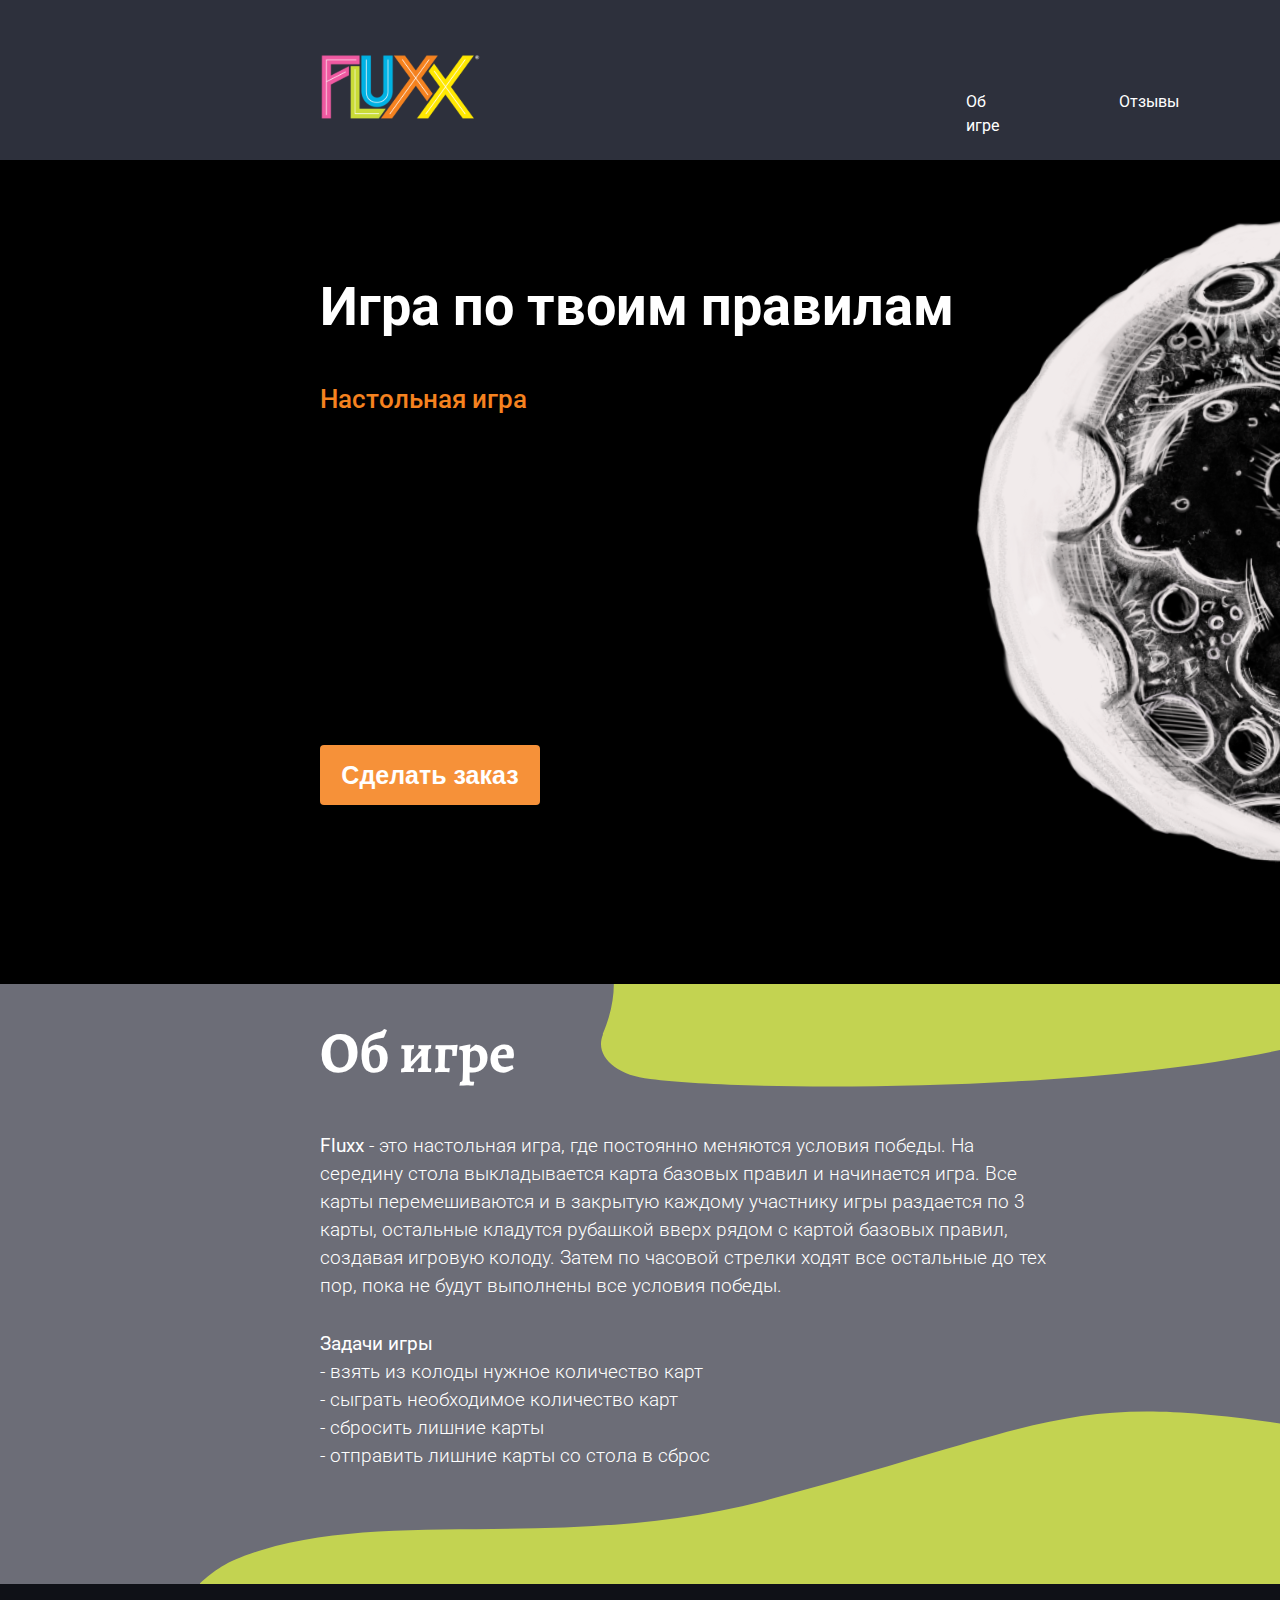
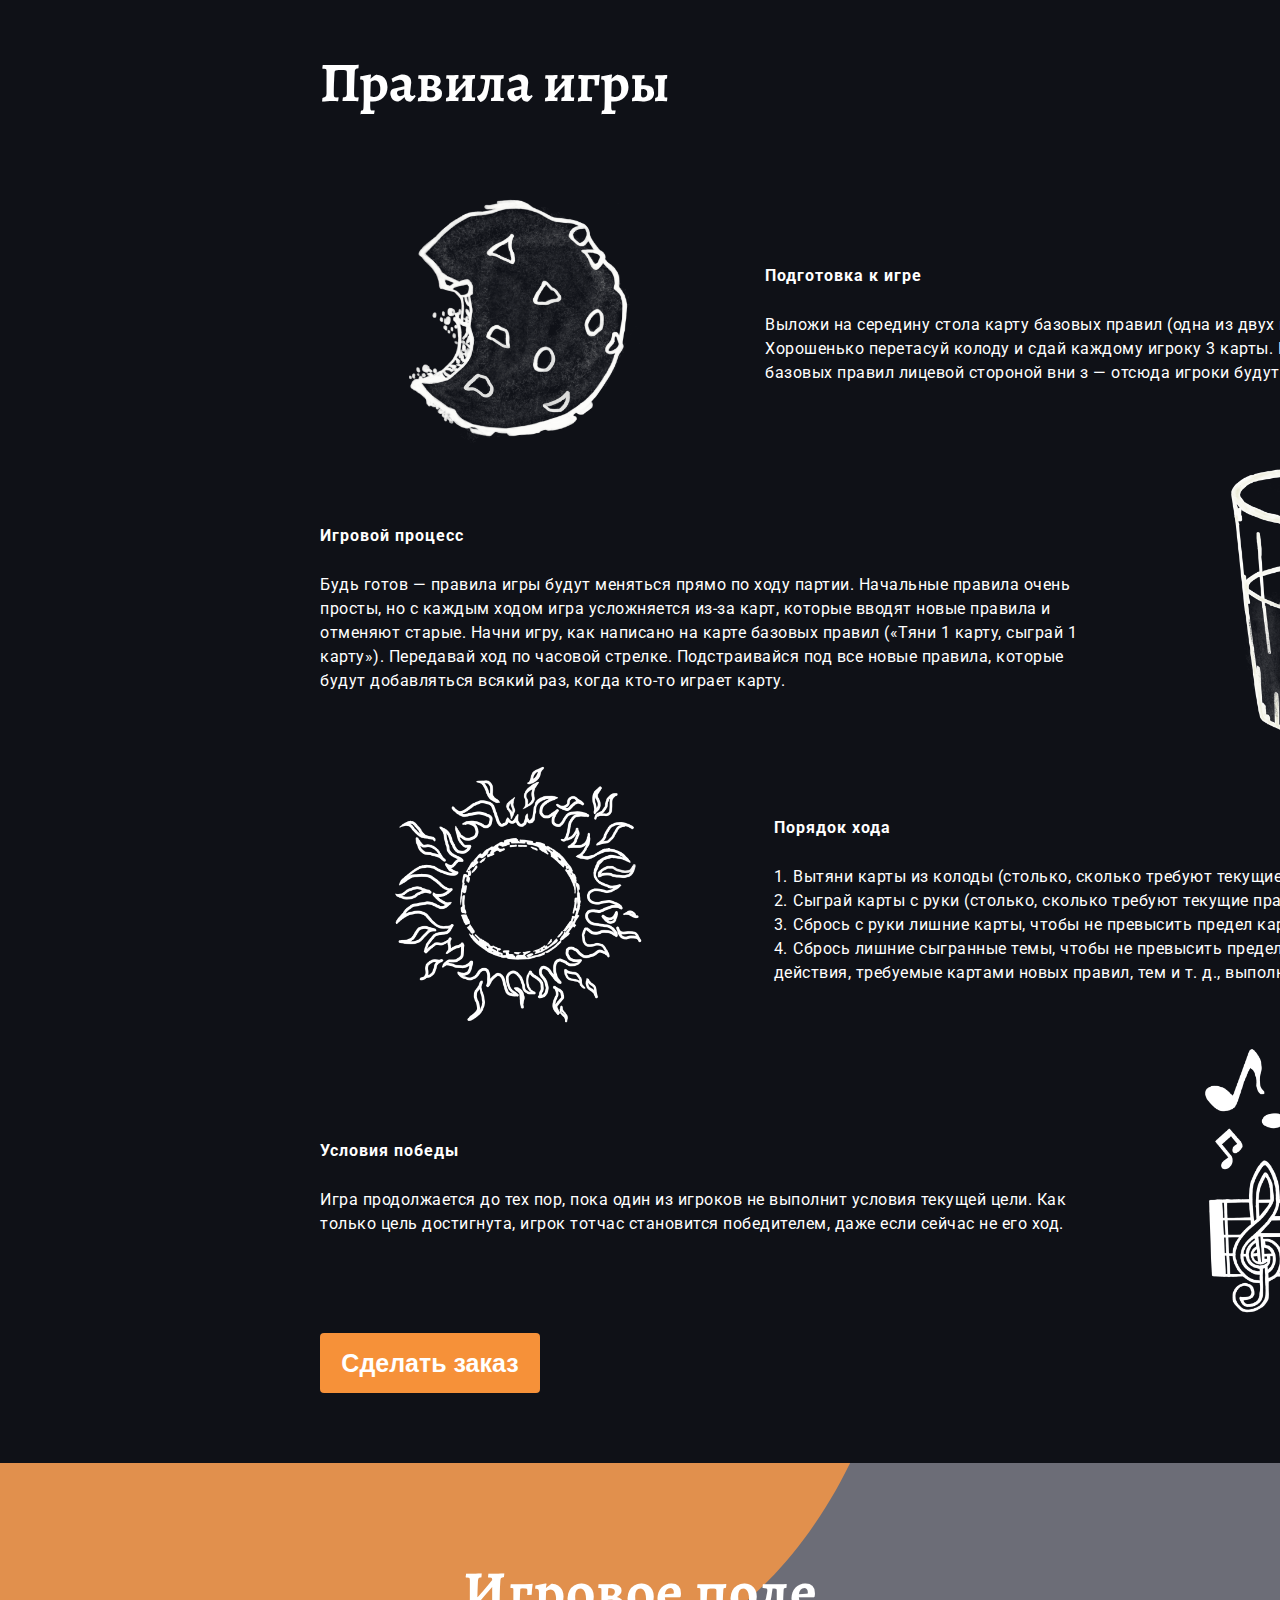
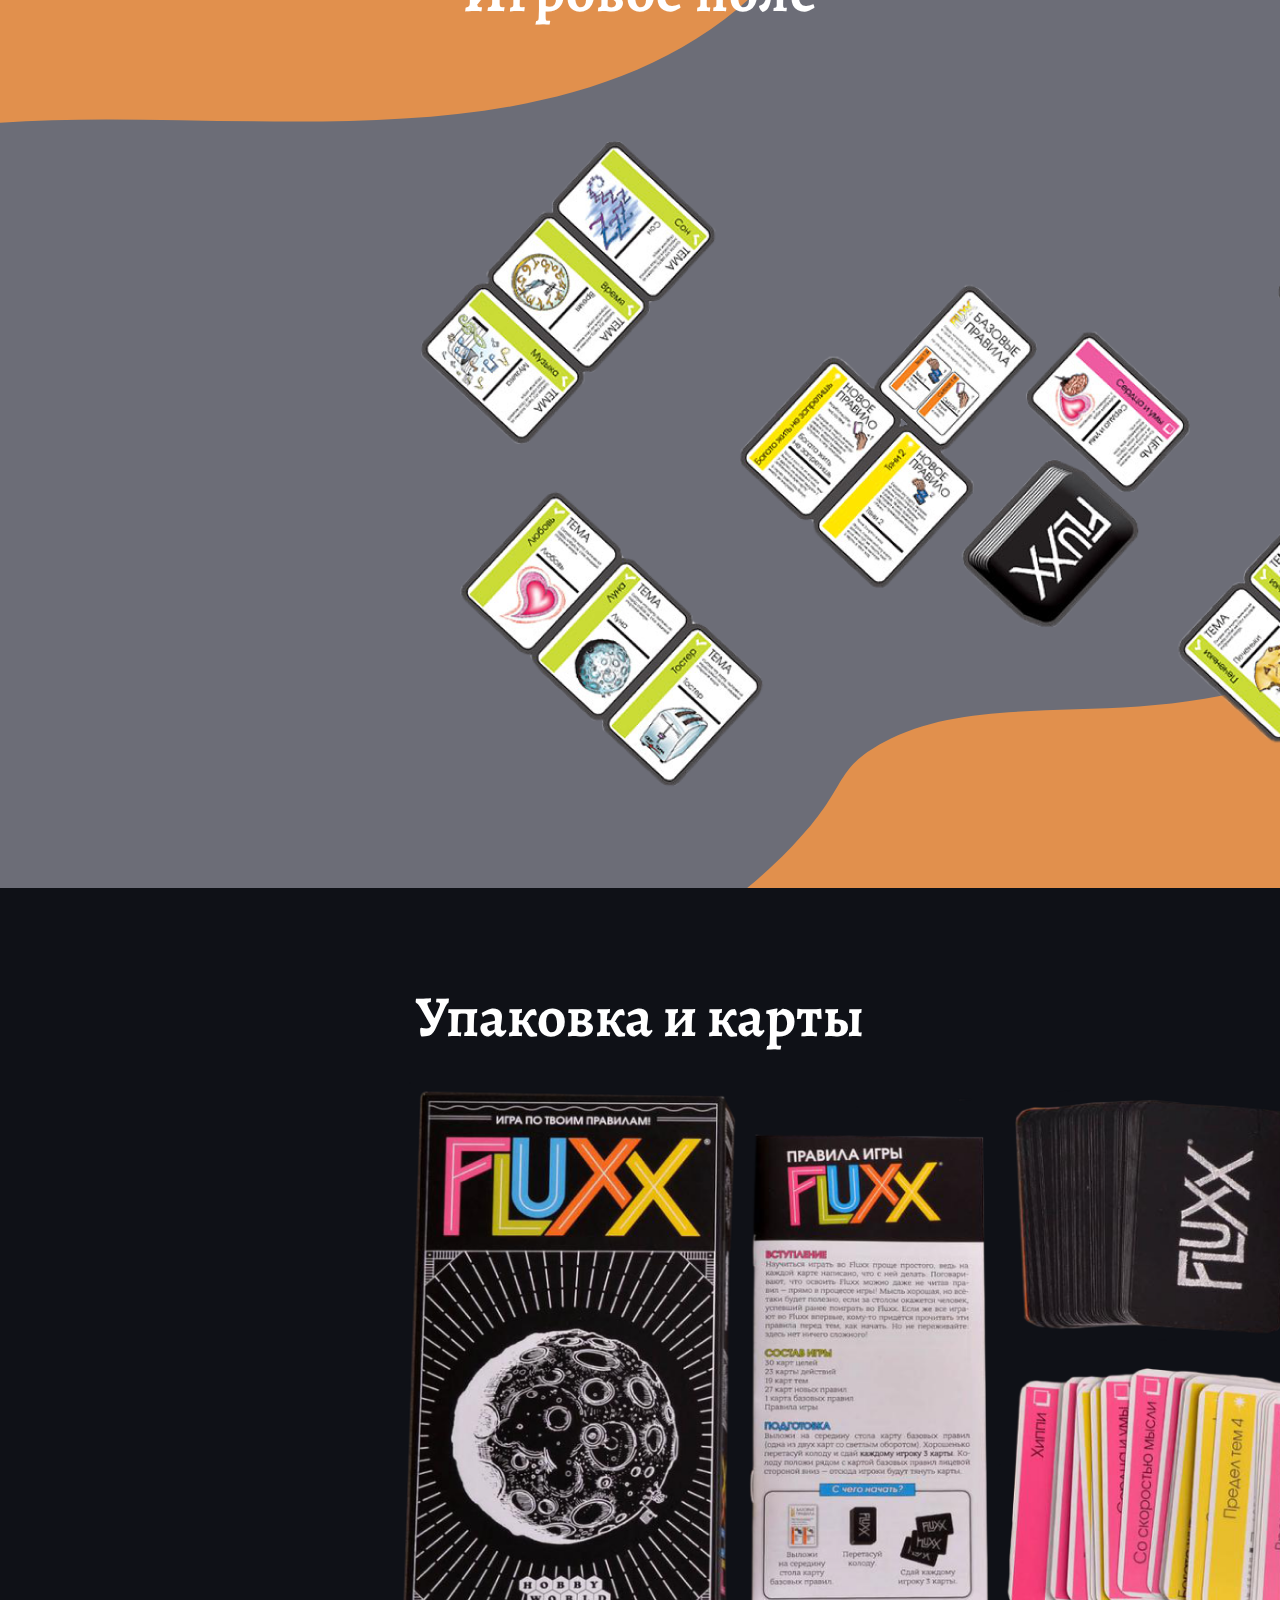
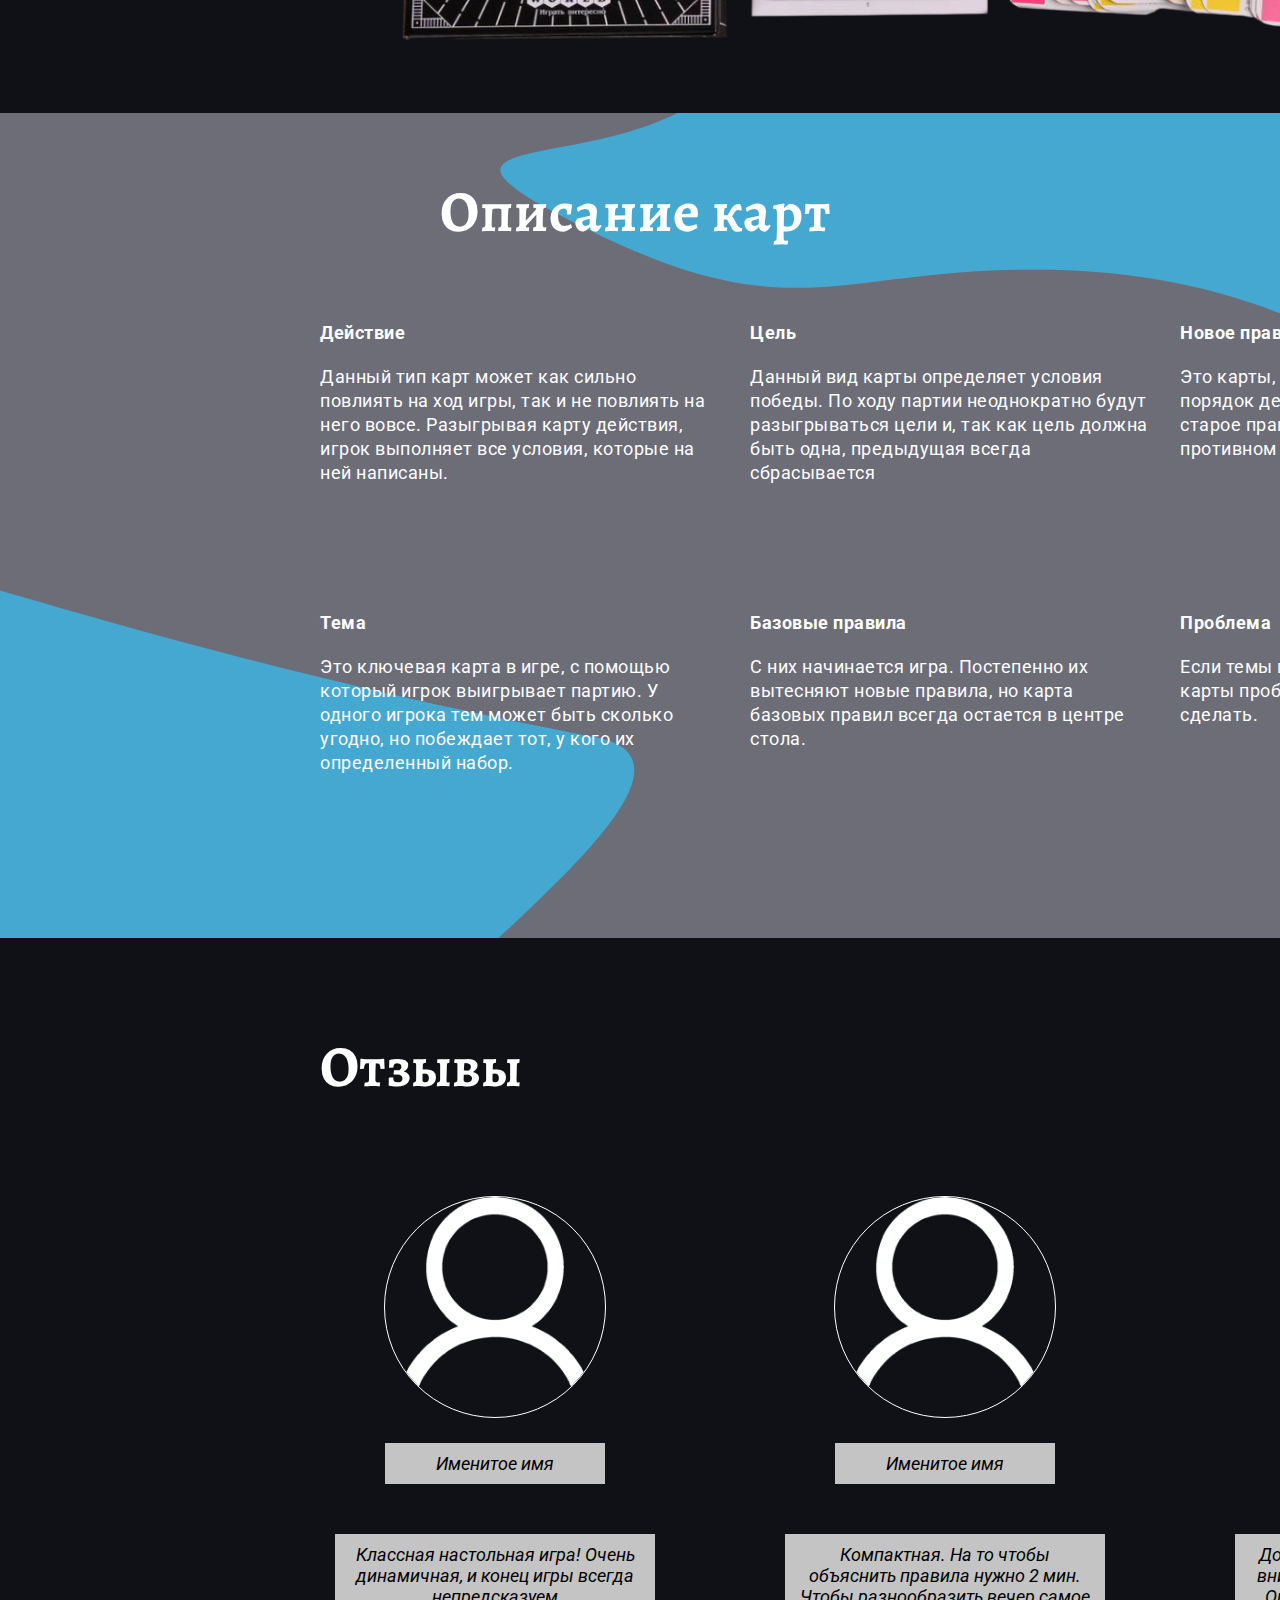
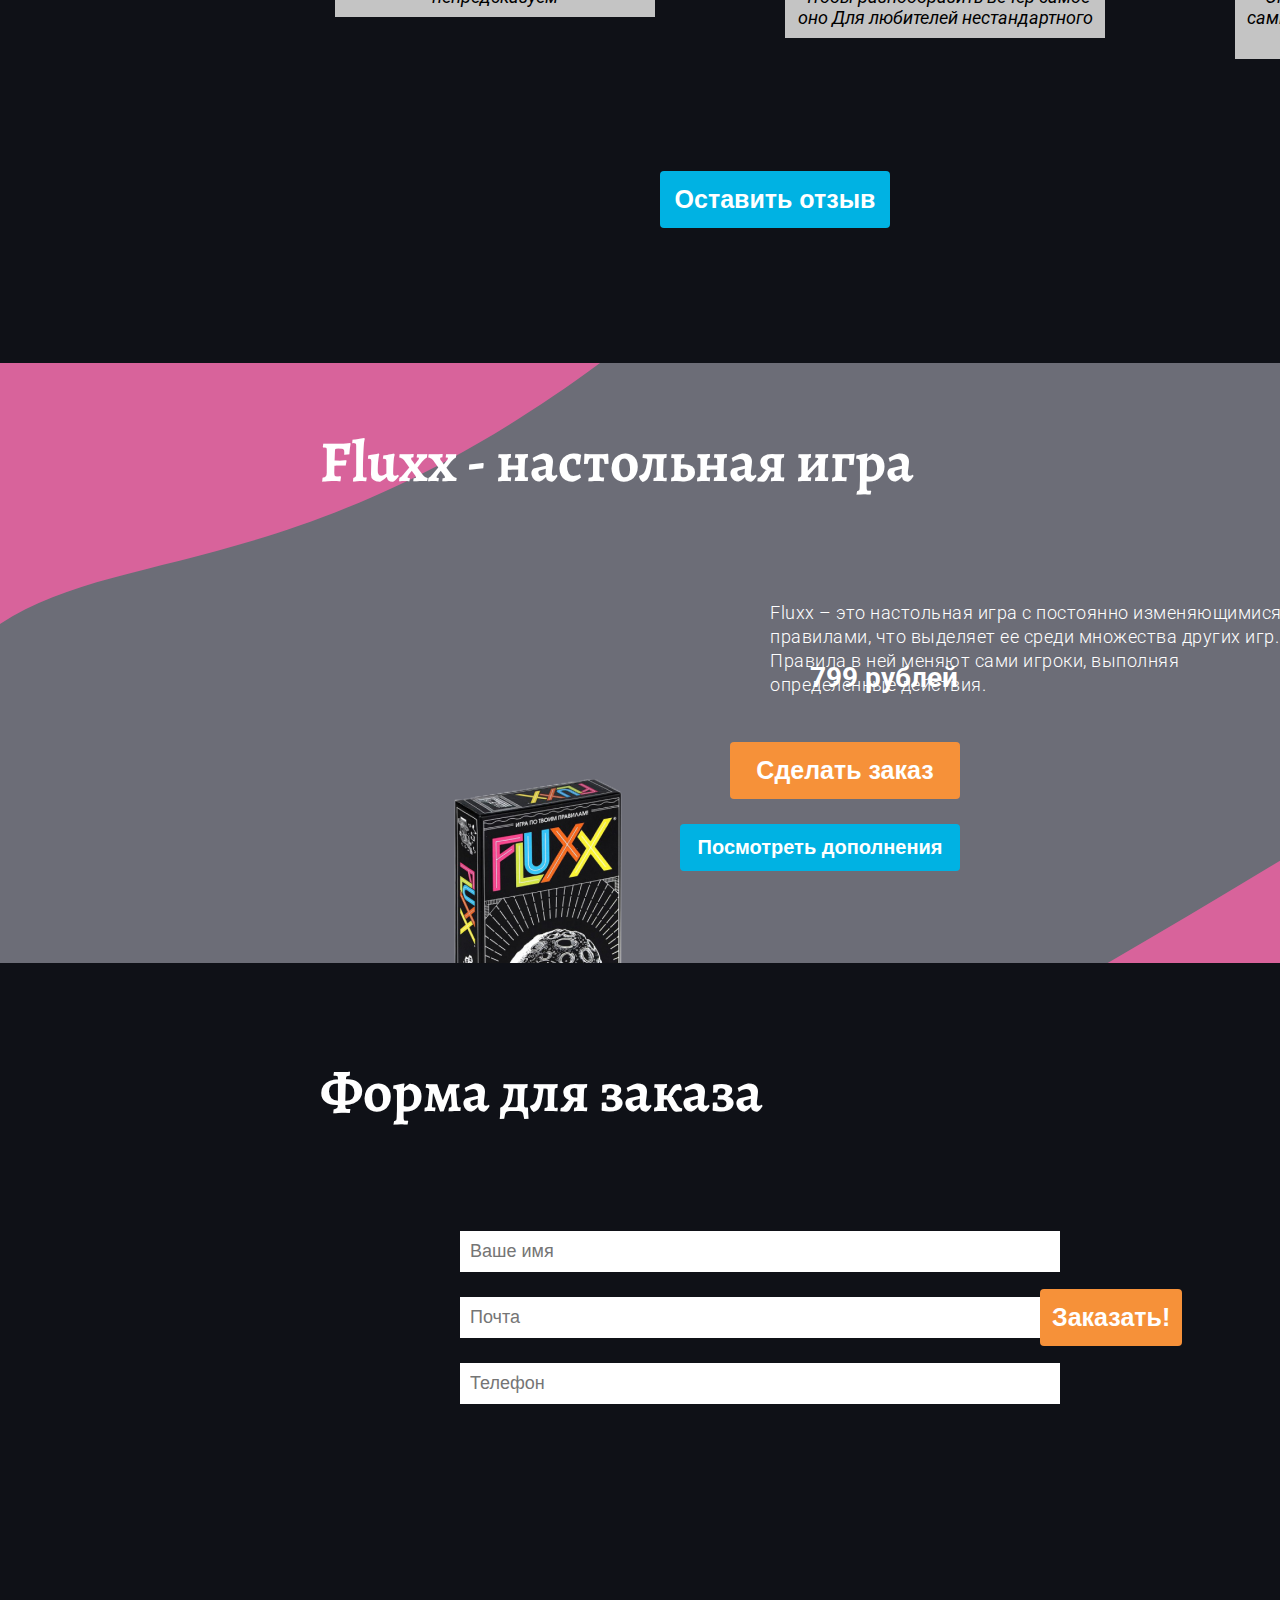
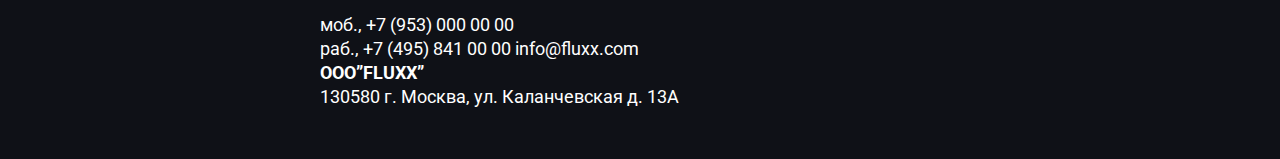
<file: index.html>
<!DOCTYPE html>
<html lang="en">
<head>
    <meta charset="UTF-8">
    <meta name="viewport" content="width=device-width, initial-scale=1.0">
    <title>FLUXX board game</title>
    <link rel="icon" type="svg" href="/images/big_logo.svg">

    <link rel="preconnect" href="https://fonts.googleapis.com">
    <link rel="preconnect" href="https://fonts.gstatic.com" crossorigin>
    <link href="https://fonts.googleapis.com/css2?family=Roboto:ital,wght@0,100;0,300;0,400;0,500;0,700;0,900;1,100;1,300;1,400;1,500;1,700;1,900&display=swap" rel="stylesheet">
    <link href="https://fonts.googleapis.com/css2?family=Alegreya:ital,wght@0,400..900;1,400..900&family=Roboto:ital,wght@0,100;0,300;0,400;0,500;0,700;0,900;1,100;1,300;1,400;1,500;1,700;1,900&display=swap" rel="stylesheet">

    <link rel="stylesheet" href="./styles/styles.css">
    <script src="./scripts/scripts.js"></script>
</head>
<body>

    <div class="wrapper">

        <header>

            <a href="#">
                <img class="big_logo" src="images/big_logo.svg" alt="big logo">
            </a>  
    
            <nav>
    
                <ul>
        
                    <li href="#about_game" onclick="onLinkClickAGame(event)">Об игре</li>
                    <li href="#reviews" onclick="onLinkClickReviews(event)">Отзывы</li>
                    <li href="#contacts" onclick="onLinkClickContacts(event)">Контакты</li>
            
                </ul>
    
            </nav>
    
        </header>
    
        <main>
    
            <div class="start-block">
                <img class="moon-pic" src="images/main/moon.png" alt="moon">
                <h1>Игра по твоим правилам</h1>
                <h4>Настольная игра</h4>
        
                <button class="order_button" id="#order" onclick="onLinkClickButton(event)">Сделать заказ</button>
        
            </div>
        
            <div class="about_game">

                <h1>Об игре</h1>

                <h4>
                    <b>Fluxx</b> - это настольная игра, где постоянно меняются условия победы.  
                    На середину стола выкладывается карта базовых правил и начинается игра. 
                    Все карты перемешиваются и в закрытую каждому участнику игры раздается по 3 карты,
                    остальные кладутся рубашкой вверх рядом с картой базовых правил, создавая игровую колоду.
                    Затем по часовой стрелки ходят все остальные до тех пор, 
                    пока не будут выполнены все условия победы.      
                </h4>

                <div class="game_tasks">

                    <b>Задачи игры</b>
                    <p>- взять из колоды нужное количество карт<br/>
                    - сыграть необходимое количество карт<br/>
                    - сбросить лишние карты<br/>
                    - отправить лишние карты со стола в сброс<br/></p>

                </div>

                <div class="about_game_prop">

                    <ul>
                        <li>
                            <img class="age_prop_img" src="images/about/age.svg" alt="age">
                            <b>8 лет</b>
                        </li>

                        <li>
                            <img class="group_prop_img" src="images/about/group.svg" alt="group">
                            <b>от 2 - 6 игроков</b>
                        </li>

                        <li>
                            <img class="time_prop_img" src="images/about/time.svg" alt="time">
                            <b>от 5 - 30 минут</b> 
                        </li>

                    </ul>
        
                </div>

                <img class="about_game_vector-top" src="images/about/vector2.svg" alt="">
                <img class="about_game_vector-bottom" src="images/about/vector.svg" alt="">

            </div>
        
            <div class="game_rules">
        
                <h1>Правила игры</h1>

                <ul>

                    <li>
                        <img class="forbegin_pic" src="images/rules/forbegin.png" alt="for begin">
                        <div class="rules_block_text">
                            <h3>Подготовка к игре</h3>
                            <p>
                                Выложи на середину стола карту базовых правил (одна из двух карт со светлым оборотом). 
                                Хорошенько перетасуй колоду и сдай каждому игроку 3 карты. 
                                Колоду положи рядом с картой базовых правил лицевой стороной вни з — отсюда игроки будут тянуть карты.
                            </p>
                        </div>
                    </li>
                    <li>
                        <div class="rules_block_text">
                            <h3>Игровой процесс</h3>
                            <p>
                                Будь готов — правила игры будут меняться прямо по ходу партии. Начальные правила очень просты, 
                                но с каждым ходом игра усложняется из-за карт, которые вводят новые правила и отменяют старые. 
                                Начни игру, как написано на карте базовых правил («Тяни 1 карту, сыграй 1 карту»). 
                                Передавай ход по часовой стрелке. Подстраивайся под все новые правила, которые будут добавляться всякий раз, 
                                когда кто-то играет карту.
                            </p>
                        </div>
                        <img class="gameprocess_pic" src="images/rules/gameprocess.png" alt="game process">
                    </li>
                    <li>
                        <img class="steps_pic" src="images/rules/steps.png" alt="steps">
                        <div class="rules_block_text">
                            <h3>Порядок хода</h3>
                            <p>
                                1. Вытяни карты из колоды (столько, сколько требуют текущие правила).<br/>
                                2. Сыграй карты с руки (столько, сколько требуют текущие правила). <br/>
                                3. Сбрось с руки лишние карты, чтобы не превысить предел карт на руке (если есть).<br/>
                                4. Сбрось лишние сыгранные темы, чтобы не превысить предел тем (если есть). 
                                Дополнительные действия, требуемые картами новых правил, тем и т. д., выполняются в разные моменты хода.
                            </p>
                        </div>
                    </li>
                    <li>
                        <div class="rules_block_text">
                            <h3>Условия победы</h3>
                            <p>
                                Игра продолжается до тех пор, пока один из игроков не выполнит условия текущей цели. 
                                Как только цель достигнута, игрок тотчас становится победителем, даже если сейчас не его ход.
                            </p>
                        </div>
                        <img class="towin_pic" src="images/rules/towin.png" alt="to win">
                    </li>

                </ul>
        
                <button id="#order" class="order_button_rules" onclick="onLinkClickButton(event)">Сделать заказ</button>
        
            </div>
        
            <div class="game_table">
        
                <h1>Игровое поле</h1>

                <img class="table_vector_top" src="images/table/vector1.svg" alt="vector table">
                <img class="table_vector_bottom" src="images/table/vector2.svg" alt="vector table 2">
                <img class="table_fluxx_pic" src="images/table/tablefluxx.png" alt="fluxx table">
        
            </div>
        
            <div class="game_package">
        
                <h1>Упаковка и карты</h1>

                <img class="package_pic" src="images/package/package.png" alt="package">
        
            </div>
        
            <div class="cards_description">
        
                <h1>Описание карт</h1>
        
                <div class="cards">
                    <div class="card">
                        <h4>Действие</h4>
                        <p class="description">
                            Данный тип карт может как сильно повлиять на ход игры, так и не повлиять на него вовсе. Разыгрывая карту действия, игрок выполняет все условия, которые на ней написаны.
                        </p>
                    </div>
        
                    <div class="card">
                        <h4>Цель</h4>
                        <p class="description">
                            Данный вид карты определяет условия победы. По ходу партии неоднократно будут разыгрываться цели и, так как цель должна быть одна, предыдущая всегда сбрасывается
                        </p>
                    </div>
        
                    <div class="card">
                        <h4>Новое правило</h4>
                        <p class="description">
                            Это карты, которые определяют новый порядок действий игрока. Главное, чтобы старое правило не противоречило новому, в противном случае оно уходит в сброс.
                        </p>
                    </div>
        
                    <div class="card">
                        <h4>Тема</h4>
                        <p class="description">
                            Это ключевая карта в игре, с помощью который игрок выигрывает партию. У одного игрока тем может быть сколько угодно, но побеждает тот, у кого их определенный набор.
                    </div>
        
                    <div class="card">
                        <h4>Базовые правила</h4>
                        <p class="description">
                            С них начинается игра. Постепенно их вытесняют новые правила, но карта базовых правил всегда остается в центре стола.
                        </p>
                    </div>
        
                    <div class="card">
                        <h4>Проблема</h4>
                        <p class="description">
                            Если темы помогают игроку выиграть, то карты проблемы наоборот, мешают ему это сделать.
                        </p>
                    </div>
                </div>

                <img class="description_vector_top" src="images/description/vector1.svg" alt="vector1_des">
                <img class="description_vector_bottom" src="images/description/vector2.svg" alt="vector2_des">
        
            </div>
        
            <div class="reviews">

                <h1>Отзывы</h1>

                <div class="cards_review">

                    <div class="review_card">
                        <img class="review_photo" src="images/reviews/person.png" alt="person">
                        <p class="rev_name">Именитое имя</p>
                        <p class="rev">
                            Классная настольная игра!
                            Очень динамичная, и конец игры всегда непредсказуем 
                        </p>
                    </div>

                    <div class="review_card">
                        <img class="review_photo" src="images/reviews/person.png" alt="person">
                        <p class="rev_name">Именитое имя</p>
                        <p class="rev">
                            Компактная. На то чтобы объяснить правила нужно 2 мин.
                            Чтобы разнообразить вечер самое оно
                            Для любителей нестандартного 
                        </p>
                    </div>
                    
                    <div class="review_card">
                        <img class="review_photo" src="images/reviews/person.png" alt="person">
                        <p class="rev_name">Именитое имя</p>
                        <p class="rev">
                            Довольно легка в освоении, если внимательно прочитать правила.
                            Опять же правила написаны на самих картах. Удобно брать с собой в гости
                        </p>
                    </div>

                </div>

                <button class="add_review_button">Оставить отзыв</button>
        
            </div>
        
            <div class="fluxx_game">
        
                <h1>Fluxx - настольная игра</h1>

                <p>
                    Fluxx – это настольная игра с постоянно изменяющимися правилами, что выделяет ее среди множества других игр. 
                    Правила в ней меняют сами игроки, выполняя определенные действия. 
                </p>
        
                <div class="right_block">
    
                    <b>799 рублей</b>
            
                    <button class="game_order_button" id="#order" onclick="onLinkClickButton(event)">Сделать заказ</button>
    
                    <form action="additions.html" target="_blank">
                        <button class="addons_button">Посмотреть дополнения</button>
                    </form>

                </div>

                <img class="game_pack_pic" src="images/fluxxgame/pack.png" alt="game pack">
                <img class="game_vector_top" src="images/fluxxgame/vector1.svg" alt="">
                <img class="game_vector_bottom" src="images/fluxxgame/vector2.svg" alt="">
        
            </div>
        
            <div class="order_form">
        
                <h1>Форма для заказа</h1>

                <div class="order_input_case">

                    <form class="order_input_form">
                        <input class="input" type="text" placeholder="Ваше имя">
                        <input class="input" type="email" placeholder="Почта">
                        <input class="input" type="tel" placeholder="Телефон">
                    </form>
    
                    <button class="order_form_button">Заказать!</button>
            
                </div>
            </div>
    
        </main>
    
        <footer>
    
            <div class="contacts_block">

                <p class="contacts">
                    моб., +7 (953) 000 00 00<br/>   
                    раб., +7 (495) 841 00 00    info@fluxx.com
                </p>
                <p class="company">
                    <b>ООО”FLUXX”</b> <br/>  
                    130580  г. Москва, ул. Каланчевская д. 13А 
                </p>

            </div>
    
        </footer>

    </div>

</body>
</html>
</file>
<file: styles/styles.css>
* {
    margin: 0;
    padding: 0;
}


body{
    width: 100%;
    height: 100%;
    background-color: #0F1117;
}

.wrapper {
    position: relative;
    font-family: "Roboto";
    font-style: normal;
    color: #fff;
}

header {
    position: relative;
    display: flex;
    width: 100%;
    height: 160px;
    box-sizing: border-box;
    padding-left: 320px;
    padding-right: 320px;
    padding-top: 55px;
    background: #2D303C;
    z-index: 500;
}

header .big_logo{

    position: relative;
    display: inline-block;
    width: 161px;
    height: 65px;
}

header nav {

    position: relative;
    display: inline-block;
    height: 25px;
    margin-top: 35px;
    margin-left: 485px;
}

header nav ul {

    position: relative;
    display: flex;
    width: auto;
    column-gap: 120px;
}

header nav ul li {

    position: relative;
    display: inline-block;
    width: auto;
    list-style: none;
    font-weight: 400;
    font-size: 16px;
    line-height: 24px;
    cursor: pointer;
}

main {
    position: relative;  
}

main .start-block {
    position: relative;
    width: auto;
    height: 824px;
    box-sizing: border-box;
    padding-left: 320px;
    padding-right: 320px;
    background: #000000;
}

main .start-block .moon-pic {
    position: absolute;
    width: 672px;
    height: 660px;
    margin-top: 50px;
    margin-left: 650px;
    transform: rotate(1.09deg);
    pointer-events: none;
}
        
main .start-block h1 {
    position: relative;
    width: auto;
    height: 54px;
    font-weight: 700;
    font-size: 54px;
    line-height: 54px;
    top: 120px;
}
        
main .start-block h4 {
    position: relative;
    width: 219px;
    height: 51px;
    font-weight: 500;
    font-size: 26px;
    line-height: 30px;
    color: #F5821F;
    top: 170px;
}
    
main .start-block .order_button {
    position: relative;
    width: 220px;
    height: 60px;
    top: 480px;
    font-weight: 700;
    font-size: 25px;
    padding: 8px 12px;
    border: none;
    background: #F69139;
    color: #fff;
    border-radius: 4px;
    cursor: pointer;
    transition: .3s;
}

main .start-block .order_button:hover {
    background-color: #f639a1;
}

main .about_game {

    position: relative;
    width: auto;
    height: 600px;
    padding-left: 320px;
    padding-right: 320px;
    background: #6C6D77;
    box-sizing: border-box;
    overflow: hidden;
}

main .about_game h1 {

    position: relative;
    width: 240px;
    height: 58px;
    margin-top: 40px;
    font-family: 'Alegreya';
    font-weight: 700;
    font-size: 58px;
    line-height: 58px;
}

main .about_game h4 {

    position: relative;
    width: 735px;
    height: auto;
    margin-top: 50px;
    font-weight: 300;
    font-size: 19px;
    line-height: 28px;
}

main .about_game .game_tasks{

    position: relative;
    width: 390px;
    height: auto;
    margin-top: 30px;
    font-weight: 300;
    font-size: 19px;
    line-height: 28px;
}

main .about_game .about_game_prop {

    position: absolute;
    top: 0;
    margin-left: 970px;
    margin-top: 80px;
}

.about_game_prop ul {

    position: relative;
    display: flex;
    flex-direction: column;
    width: 118px;
    height: 196px;
    row-gap: 15px;
}

.about_game_prop ul li {

    position: relative;
    display: flex;
    flex-direction: row;
    width: 250px;
    column-gap: 30px;
    list-style: none;
    align-items: center;
}

.age_prop_img {

    width: 92px;
    height: 86px;
}

.group_prop_img {
    width: 96px;
    height: 96px;
}

.time_prop_img {
    width: 90px;
    height: 85px;
}

.about_game_vector-top {

    position: absolute;
    width: 1356px;
    height: 762px;
    left: 500px;
    bottom: 500px;
    transform: rotate(-2deg);
}

.about_game_vector-bottom {

    position: absolute;
    width: 1263px;
    height: 799px;
    left: 200px;
    top: 410px;
}


main .game_rules {

    position: relative;
    width: 100%;
    height: auto;
    padding-left: 320px;
    padding-right: 320px;
    padding-bottom: 70px;
    box-sizing: border-box;

}

main .game_rules h1 {

    position: relative;
    width: 729px;
    height: 56px;
    font-family: 'Alegreya';
    font-weight: 700;
    font-size: 56px;
    line-height: 56px;
    top: 70px;

}

main .game_rules ul {

    position: relative;
    display: flex;
    flex-direction: column;

    margin-top: 150px;
}

main .game_rules ul li {

    position: relative;
    display: flex;
    flex-direction: row;
    align-items: center;
    
}

main .game_rules ul li .rules_block_text {
    
}

.rules_block_text h3 {

    position: relative;
    width: 200px;
    font-weight: 700;
    font-size: 16px;
    line-height: 24px;
    margin-bottom: 25px;
    letter-spacing: 1px;

}

.rules_block_text p {

    position: relative;
    font-weight: 400;
    font-size: 16px;
    line-height: 24px;
    width: 780px;
    letter-spacing: 0.5px;
}


.forbegin_pic{

    position: relative;
    width: 253px;
    height: 268px;
    padding-left: 70px;
    padding-right: 125px;
}

.gameprocess_pic{

    position: relative;
    width: 311px;
    height: 301px;
    padding-left: 70px;
}

.steps_pic {

    position: relative;
    width: 262px;
    height: 282px;
    padding-left: 70px;
    padding-right: 125px;
}

.towin_pic {

    position: relative;
    width: 260px;
    height: 292px;
    padding-left: 70px;
}

.order_button_rules {
    
    position: relative;
    width: 220px;
    height: 60px;
    padding: 8px 12px;
    font-weight: 700;
    font-size: 25px;
    border: none;
    background: #F69139;
    border-radius: 4px;
    cursor: pointer;
    color: #FFFFFF;
    transition: .3s;
    
}

.order_button_rules:hover {
    background-color: #f639a1;
}

main .game_table {

    position: relative;
    width: 100%;
    height: 1025px;
    padding-left: 320px;
    padding-right: 320px;
    box-sizing: border-box;
    background: #6C6D77;
    overflow: hidden;
}

main .game_table h1 {

    position: relative;
    width: 355px;
    top: 100px;
    margin: 0 auto;
    font-family: 'Alegreya';
    font-weight: 700;
    font-size: 58px;
    line-height: 58px;
    letter-spacing: 1px;
    z-index: 300;
}

.table_vector_top {

    position: absolute;
    width: 1818px;
    height: 1171px;
    right: 160px;
    bottom: 475px;
}

.table_vector_bottom{

    position: absolute;
    width: 1818px;
    height: 1071px;
    left: 160px;
    top: 625px;

}

.table_fluxx_pic{

    position: relative;
    width: 1090px;
    height: 646px;
    left: 100px;
    top: 220px;

}

main .game_package {

    position: relative;
    width: 100%;
    height: 825px;
    padding-left: 320px;
    padding-right: 320px;
    box-sizing: border-box;
}

main .game_package h1 {

    position: relative;
    width: 450px;
    height: 58px;
    margin: 0 auto;
    top: 100px;
    font-family: 'Alegreya';
    font-weight: 700;
    font-size: 58px;
    line-height: 58px;
}

.package_pic {

    position: relative;
    width: 1090px;
    height: 646px;
    left: 70px;
    margin-top: 100px;
}

main .cards_description {

    position: relative;
    width: 100%;
    height: 825px;
    padding-left: 320px;
    padding-right: 320px;
    box-sizing: border-box;

    background: #6C6D77;
    overflow: hidden;
}

main .cards_description h1 {

    position: relative;
    width: 400px;
    height: 58px;
    margin: 0 auto;
    top: 70px;
    font-family: 'Alegreya';
    font-weight: 700;
    font-size: 58px;
    line-height: 58px;
    letter-spacing: 1px;
    z-index: 100;
}

main .cards_description .cards {

    position: relative;
    display: grid;
    grid-template-columns: 400px 400px 400px;
    grid-template-rows: 170px 170px 170px;
    max-height: 450px;
    column-gap: 30px;
    row-gap: 120px;
    top: 150px;
    z-index: 100;
}

main .cards_description .cards .card {

    display: flex;
    flex-direction: column; 
    row-gap: 20px;
    font-size: 18px;
    letter-spacing: 0.5px;
    line-height: 24px;
}

.card h4 {
    font-weight: 700;
}

.description {

    font-weight: 400;
}

.description_vector_top {

    position: absolute;
    width: 1418px;
    height: 1071px;
    left: 500px;
    bottom: 280px;
}

.description_vector_bottom {

    position: absolute;
    width: 1618px;
    height: 1271px;
    right: 300px;
    top: 160px;
}

main .reviews {

    position: relative;
    width: 100%;
    height: 1025px;
    padding-left: 320px;
    padding-right: 320px;
    box-sizing: border-box;

}

main .reviews h1 {

    position: relative;
    width: 729px;
    height: 58px;
    top: 100px;
    font-family: 'Alegreya';
    font-weight: 700;
    font-size: 58px;
    line-height: 58px;
}

main .reviews .cards_review {

    position: relative;
    display: grid;
    grid-template-columns: 150px 150px 150px;
    grid-template-rows: 250px;
    width: 100%;
    column-gap: 300px;
    top: 150px;
}

.cards_review .review_card {

    position: relative;
    display: flex;
    flex-direction: column;
    width: 350px;
    height: 625px;
    font-weight: 400;
    font-style: italic;
    font-size: 18px;
    text-align: center;
    align-items: center;
    transition: 0.2s;

}

.review_card .review_photo{

    position: relative;
    width: 220px;
    height: 220px;
    border-radius: 50%;
    border: 1px solid #fff;
    overflow: hidden;
    margin-bottom: 25px;
    margin-top: 50px;
}

.review_card .rev_name{
    position: relative;
    width: 200px;
    background: #C4C4C4;
    padding: 10px;
    color: #000000;
    margin-bottom: 50px;
}

.review_card .rev{

    width: 300px;
    background: #C4C4C4;
    padding: 10px;
    color: #000000;

}

main .reviews .add_review_button { 

    position: relative;
    width: 230px;
    height: 57px;
    padding: 8px 12px;
    font-weight: 700;
    font-size: 25px;
    color: #fff;
    border: none;
    background: #00b2e3;
    border-radius: 4px;
    cursor: pointer;
    transition: .3s;
    float: right;
    margin-top: 525px;
    margin-right: 70px;
    
}

main .reviews .add_review_button:hover {
    background-color: #f639a1;
}

main .fluxx_game {

    position: relative;
    width: 100%;
    height: 600px;
    padding-left: 320px;
    padding-right: 320px;
    box-sizing: border-box;
    overflow: hidden;
    background: #6C6D77;

}

main .fluxx_game h1 {

    position: relative;
    width: 729px;
    height: 58px;
    top: 70px;
    font-family: 'Alegreya';
    font-weight: 700;
    font-size: 58px;
    line-height: 58px;
    z-index: 50;
}

main .fluxx_game p {

    position: relative;
    width: 520px;
    height: 143px;
    top: 180px;
    margin-left: 450px;
    font-weight: 300;
    font-size: 18px;
    line-height: 24px;
    letter-spacing: 0.5px;
    z-index: 50;
    
}

main .fluxx_game .right_block {
    position: relative;
    display: flex;
    flex-direction: column;
    top: 100px;
    float: right;
    align-items: end;
    z-index: 50;
}

main .fluxx_game b {

    position: relative;
    width: 150px;
    height: 28px;
    font-size: 28px;
    line-height: 28px;
    margin-bottom: 50px;
}

.game_order_button {

    position: relative;
    width: 230px;
    height: 57px;
    align-items: center;
    padding: 8px 12px;
    font-weight: 700;
    font-size: 25px;
    border: none;
    background: #F69139;
    color: #ffffff;
    border-radius: 4px;
    cursor: pointer;
    transition: .3s;
    margin-bottom: 25px;
}

.game_order_button:hover {
    background-color: #f639a1;
}

.addons_button{

    align-items: center;
    padding: 8px 12px;
    font-weight: 600;
    font-size: 20px;
    color: #fff;
    position: relative;
    width: 280px;
    height: 47px;
    border: none;
    background: #00b2e3;
    border-radius: 4px;
    cursor: pointer;
    transition: .3s;
    
}

.addons_button:hover {
    background-color: #f639a1;
}


.game_pack_pic {

    position: relative;
    width: 336px;
    height: 336px;
    margin-left: 50px;
    z-index: 500;

}

.game_vector_top {

    position: absolute;
    width: 2018px;
    height: 871px;
    right: 50px;
    bottom: 100px;
}

.game_vector_bottom {

    position: absolute;
    width: 2218px;
    height: 1071px;
    left: 100px;
    top: 50px;
}

main .order_form {

    position: relative;
    width: 100%;
    height: 600px;
    padding-left: 320px;
    padding-right: 320px;
    box-sizing: border-box;
}

main .order_form h1 {

    position: relative;
    width: 729px;
    height: 58px;
    top: 100px;
    
    font-family: 'Alegreya';
    font-weight: 700;
    font-size: 58px;
    line-height: 58px; 
}

main .order_form .order_input_case {
    position: relative;
    display: flex;
    flex-direction: row;
    column-gap: 100px;
    align-items: center;
    top: 200px;
}

.order_input_case .order_input_form {

    position: relative;
    display: flex;
    flex-direction: column;
    width: 600px;
    padding: 10px;
    row-gap: 25px; 
    margin: 0 auto;
    left: 130px;
    transition: 0.2s;
}

.order_input_form .input{

    width: 580px;
    font-size: 18px;
    border: none;
    color: #000000; 
    padding: 10px;
}

.order_input_case .order_form_button {

    position: relative;
    text-align: center;
    padding: 8px 12px;
    font-weight: 700;
    font-size: 25px;
    width: 150px;
    height: 57px;
    float: right;
    border-radius: 4px;
    border: none;
    background: #F69139;
    color: #fff;
    cursor: pointer;
    transition: .3s;
    
}

.order_input_case .order_form_button:hover {
    background-color: #f639a1;
}

footer {
    position: relative;
    display: flex;
    flex-direction: row;
    width: 100%;
    padding: 50px 320px 50px 320px;
    box-sizing: border-box;
}

.company,
.contacts{

    position: relative;
    display: inline-block;
    font-weight: 400;
    font-size: 18px;
    line-height: 24px;
    margin-right: 100px;
}
</file>
